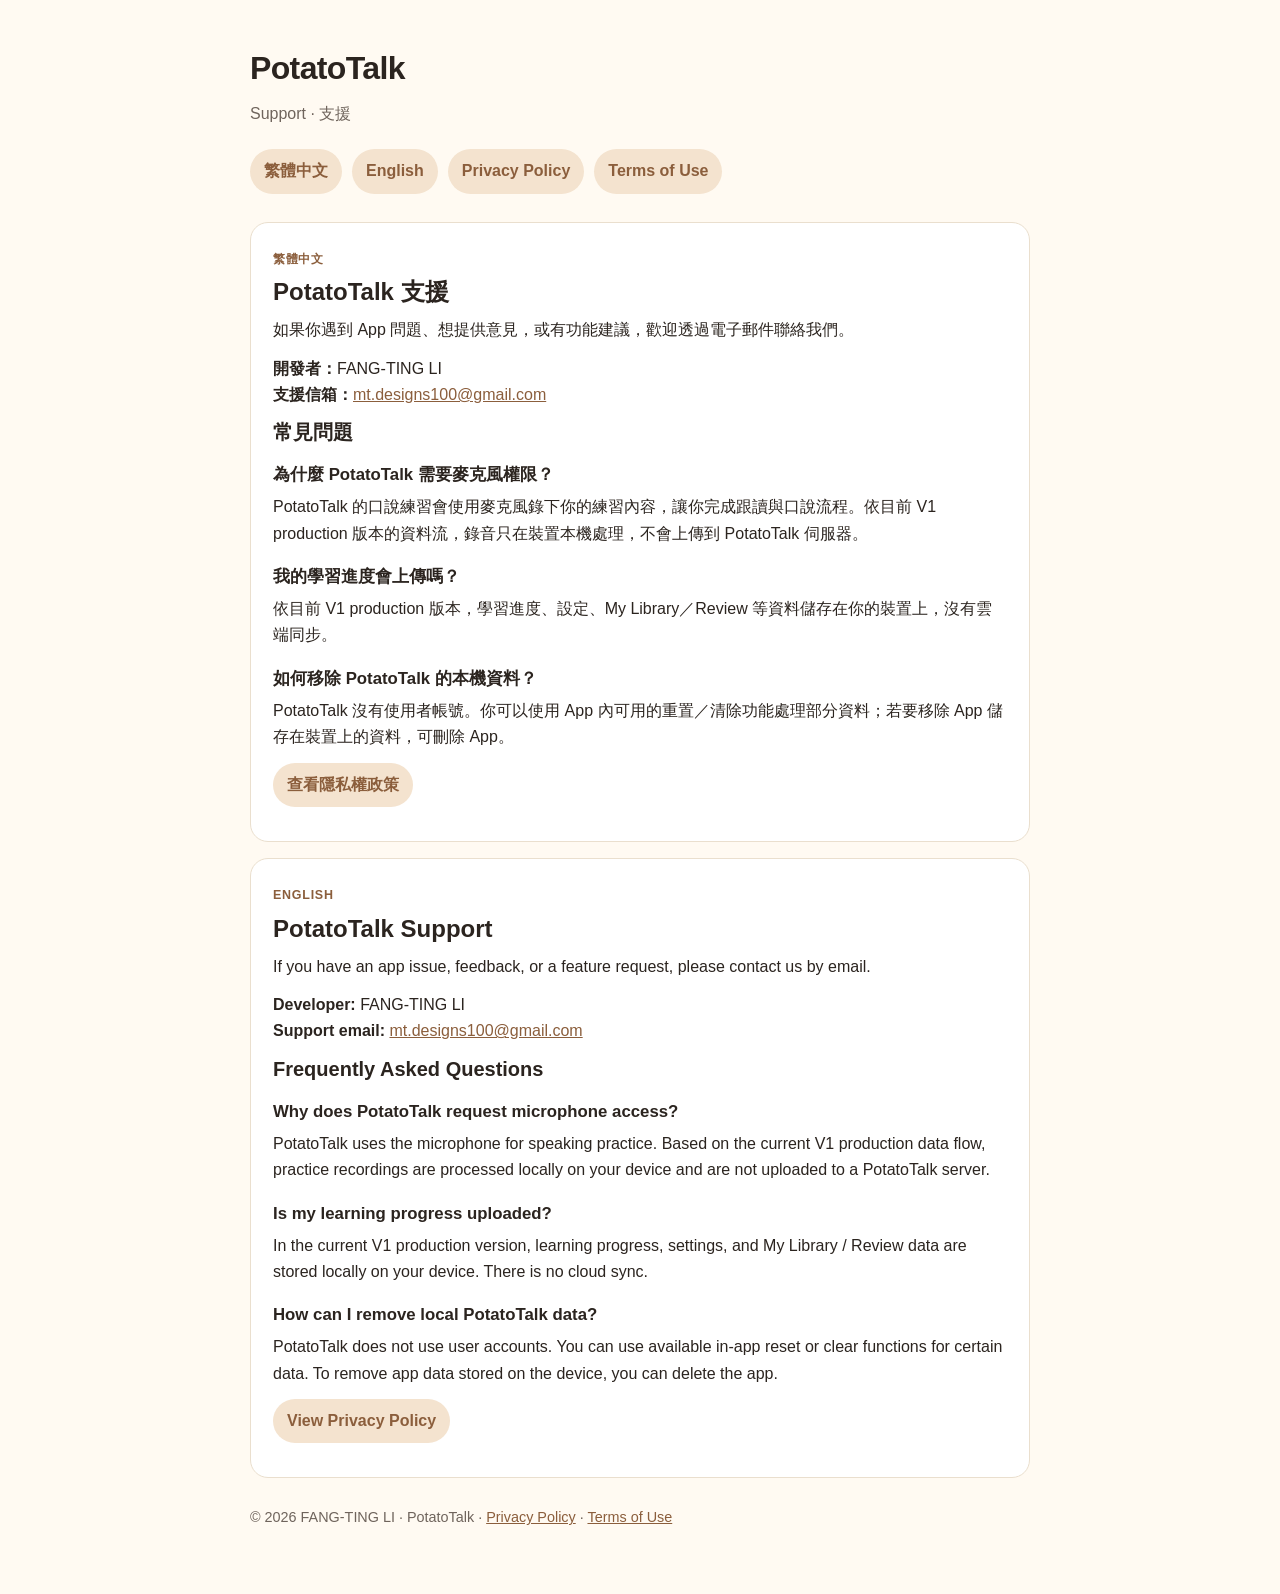
<file: index.html>
<!doctype html>
<html lang="zh-Hant">
<head>
  <meta charset="utf-8" />
  <meta name="viewport" content="width=device-width, initial-scale=1" />
  <title>PotatoTalk Support</title>
  <meta name="description" content="PotatoTalk support, contact information, and privacy policy." />
  <link rel="stylesheet" href="styles.css" />
</head>
<body>
<main>
  <header>
    <p class="brand">PotatoTalk</p>
    <p class="tagline">Support · 支援</p>
    <nav>
      <a href="#zh">繁體中文</a>
      <a href="#en">English</a>
      <a href="privacy.html">Privacy Policy</a>
      <a href="https://www.apple.com/legal/internet-services/itunes/dev/stdeula/"
   target="_blank"
   rel="noopener noreferrer">Terms of Use</a>
    </nav>
  </header>

  <section id="zh">
    <span class="lang-label">繁體中文</span>
    <h1>PotatoTalk 支援</h1>
    <p>如果你遇到 App 問題、想提供意見，或有功能建議，歡迎透過電子郵件聯絡我們。</p>
    <p><strong>開發者：</strong>FANG-TING LI<br />
       <strong>支援信箱：</strong><a href="mailto:mt.designs100@gmail.com">mt.designs100@gmail.com</a></p>

    <h2>常見問題</h2>
    <h3>為什麼 PotatoTalk 需要麥克風權限？</h3>
    <p>PotatoTalk 的口說練習會使用麥克風錄下你的練習內容，讓你完成跟讀與口說流程。依目前 V1 production 版本的資料流，錄音只在裝置本機處理，不會上傳到 PotatoTalk 伺服器。</p>

    <h3>我的學習進度會上傳嗎？</h3>
    <p>依目前 V1 production 版本，學習進度、設定、My Library／Review 等資料儲存在你的裝置上，沒有雲端同步。</p>

    <h3>如何移除 PotatoTalk 的本機資料？</h3>
    <p>PotatoTalk 沒有使用者帳號。你可以使用 App 內可用的重置／清除功能處理部分資料；若要移除 App 儲存在裝置上的資料，可刪除 App。</p>

    <p><a class="button" href="privacy.html">查看隱私權政策</a></p>
  </section>

  <section id="en">
    <span class="lang-label">English</span>
    <h1>PotatoTalk Support</h1>
    <p>If you have an app issue, feedback, or a feature request, please contact us by email.</p>
    <p><strong>Developer:</strong> FANG-TING LI<br />
       <strong>Support email:</strong> <a href="mailto:mt.designs100@gmail.com">mt.designs100@gmail.com</a></p>

    <h2>Frequently Asked Questions</h2>
    <h3>Why does PotatoTalk request microphone access?</h3>
    <p>PotatoTalk uses the microphone for speaking practice. Based on the current V1 production data flow, practice recordings are processed locally on your device and are not uploaded to a PotatoTalk server.</p>

    <h3>Is my learning progress uploaded?</h3>
    <p>In the current V1 production version, learning progress, settings, and My Library / Review data are stored locally on your device. There is no cloud sync.</p>

    <h3>How can I remove local PotatoTalk data?</h3>
    <p>PotatoTalk does not use user accounts. You can use available in-app reset or clear functions for certain data. To remove app data stored on the device, you can delete the app.</p>

    <p><a class="button" href="privacy.html">View Privacy Policy</a></p>
  </section>

 <footer>
  © 2026 FANG-TING LI · PotatoTalk ·
  <a href="privacy.html">Privacy Policy</a> ·
  <a href="https://www.apple.com/legal/internet-services/itunes/dev/stdeula/"
     target="_blank"
     rel="noopener noreferrer">Terms of Use</a>
</footer>
</main>
</body>
</html>
</file>
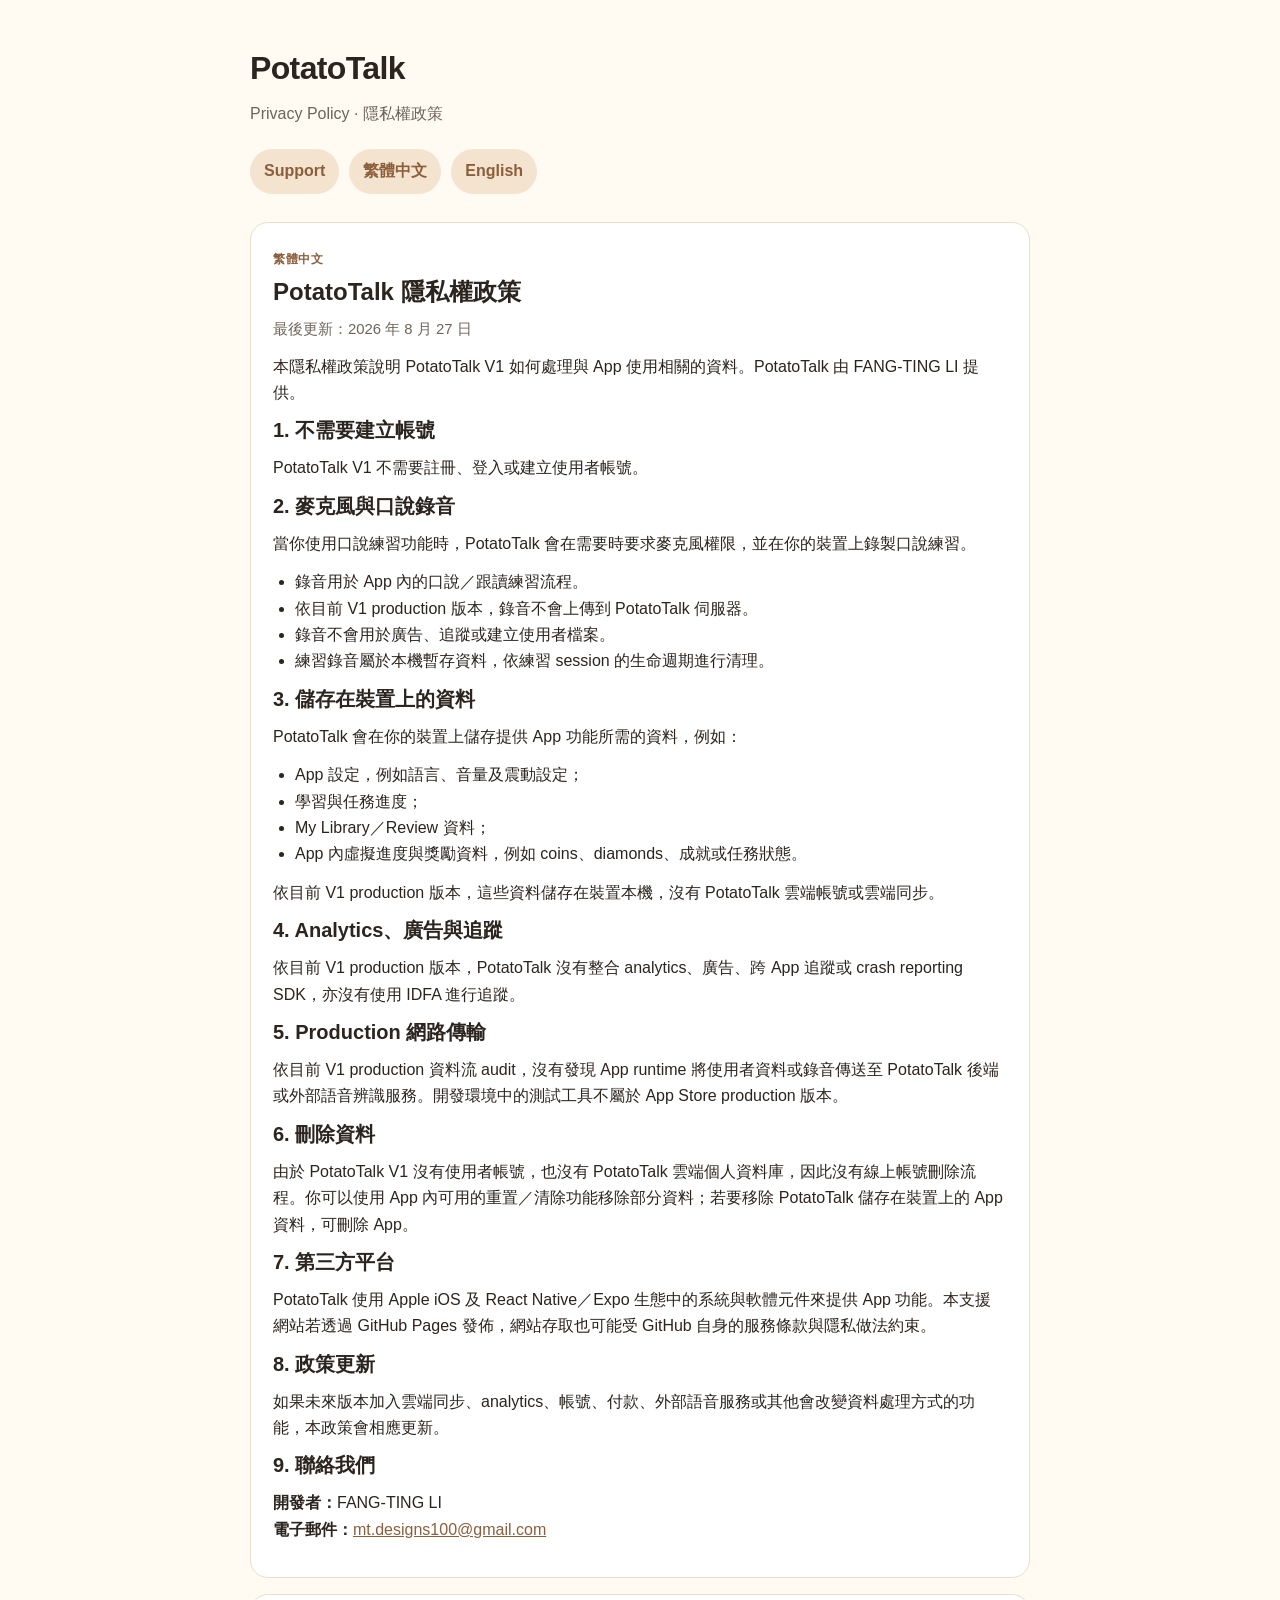
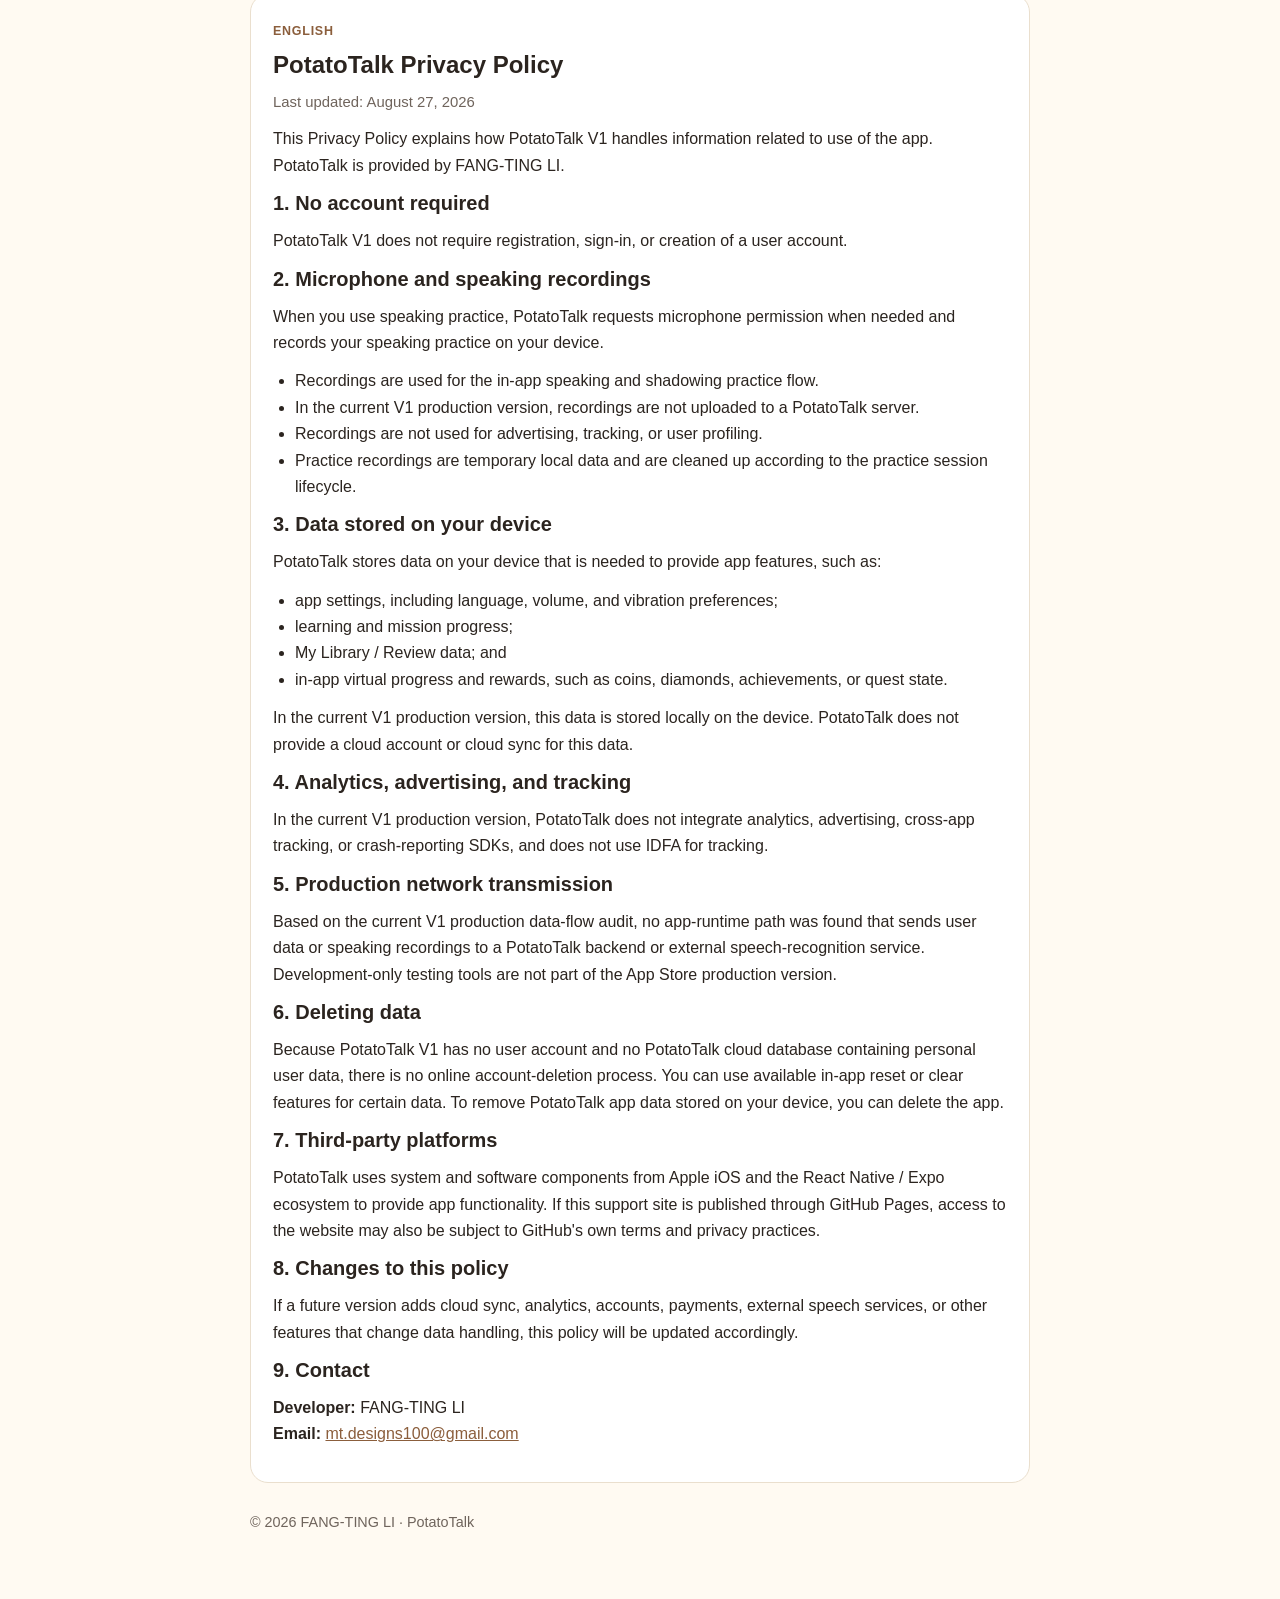
<file: privacy.html>
<!doctype html>
<html lang="zh-Hant">
<head>
  <meta charset="utf-8" />
  <meta name="viewport" content="width=device-width, initial-scale=1" />
  <title>PotatoTalk Privacy Policy</title>
  <meta name="description" content="PotatoTalk Privacy Policy / PotatoTalk 隱私權政策" />
  <link rel="stylesheet" href="styles.css" />
</head>
<body>
<main>
  <header>
    <p class="brand">PotatoTalk</p>
    <p class="tagline">Privacy Policy · 隱私權政策</p>
    <nav>
      <a href="index.html">Support</a>
      <a href="#zh">繁體中文</a>
      <a href="#en">English</a>
    </nav>
  </header>

  <section id="zh">
    <span class="lang-label">繁體中文</span>
    <h1>PotatoTalk 隱私權政策</h1>
    <p class="small">最後更新：2026 年 8 月 27 日</p>
    <p>本隱私權政策說明 PotatoTalk V1 如何處理與 App 使用相關的資料。PotatoTalk 由 FANG-TING LI 提供。</p>

    <h2>1. 不需要建立帳號</h2>
    <p>PotatoTalk V1 不需要註冊、登入或建立使用者帳號。</p>

    <h2>2. 麥克風與口說錄音</h2>
    <p>當你使用口說練習功能時，PotatoTalk 會在需要時要求麥克風權限，並在你的裝置上錄製口說練習。</p>
    <ul>
      <li>錄音用於 App 內的口說／跟讀練習流程。</li>
      <li>依目前 V1 production 版本，錄音不會上傳到 PotatoTalk 伺服器。</li>
      <li>錄音不會用於廣告、追蹤或建立使用者檔案。</li>
      <li>練習錄音屬於本機暫存資料，依練習 session 的生命週期進行清理。</li>
    </ul>

    <h2>3. 儲存在裝置上的資料</h2>
    <p>PotatoTalk 會在你的裝置上儲存提供 App 功能所需的資料，例如：</p>
    <ul>
      <li>App 設定，例如語言、音量及震動設定；</li>
      <li>學習與任務進度；</li>
      <li>My Library／Review 資料；</li>
      <li>App 內虛擬進度與獎勵資料，例如 coins、diamonds、成就或任務狀態。</li>
    </ul>
    <p>依目前 V1 production 版本，這些資料儲存在裝置本機，沒有 PotatoTalk 雲端帳號或雲端同步。</p>

    <h2>4. Analytics、廣告與追蹤</h2>
    <p>依目前 V1 production 版本，PotatoTalk 沒有整合 analytics、廣告、跨 App 追蹤或 crash reporting SDK，亦沒有使用 IDFA 進行追蹤。</p>

    <h2>5. Production 網路傳輸</h2>
    <p>依目前 V1 production 資料流 audit，沒有發現 App runtime 將使用者資料或錄音傳送至 PotatoTalk 後端或外部語音辨識服務。開發環境中的測試工具不屬於 App Store production 版本。</p>

    <h2>6. 刪除資料</h2>
    <p>由於 PotatoTalk V1 沒有使用者帳號，也沒有 PotatoTalk 雲端個人資料庫，因此沒有線上帳號刪除流程。你可以使用 App 內可用的重置／清除功能移除部分資料；若要移除 PotatoTalk 儲存在裝置上的 App 資料，可刪除 App。</p>

    <h2>7. 第三方平台</h2>
    <p>PotatoTalk 使用 Apple iOS 及 React Native／Expo 生態中的系統與軟體元件來提供 App 功能。本支援網站若透過 GitHub Pages 發佈，網站存取也可能受 GitHub 自身的服務條款與隱私做法約束。</p>

    <h2>8. 政策更新</h2>
    <p>如果未來版本加入雲端同步、analytics、帳號、付款、外部語音服務或其他會改變資料處理方式的功能，本政策會相應更新。</p>

    <h2>9. 聯絡我們</h2>
    <p><strong>開發者：</strong>FANG-TING LI<br />
       <strong>電子郵件：</strong><a href="mailto:mt.designs100@gmail.com">mt.designs100@gmail.com</a></p>
  </section>

  <section id="en">
    <span class="lang-label">English</span>
    <h1>PotatoTalk Privacy Policy</h1>
    <p class="small">Last updated: August 27, 2026</p>
    <p>This Privacy Policy explains how PotatoTalk V1 handles information related to use of the app. PotatoTalk is provided by FANG-TING LI.</p>

    <h2>1. No account required</h2>
    <p>PotatoTalk V1 does not require registration, sign-in, or creation of a user account.</p>

    <h2>2. Microphone and speaking recordings</h2>
    <p>When you use speaking practice, PotatoTalk requests microphone permission when needed and records your speaking practice on your device.</p>
    <ul>
      <li>Recordings are used for the in-app speaking and shadowing practice flow.</li>
      <li>In the current V1 production version, recordings are not uploaded to a PotatoTalk server.</li>
      <li>Recordings are not used for advertising, tracking, or user profiling.</li>
      <li>Practice recordings are temporary local data and are cleaned up according to the practice session lifecycle.</li>
    </ul>

    <h2>3. Data stored on your device</h2>
    <p>PotatoTalk stores data on your device that is needed to provide app features, such as:</p>
    <ul>
      <li>app settings, including language, volume, and vibration preferences;</li>
      <li>learning and mission progress;</li>
      <li>My Library / Review data; and</li>
      <li>in-app virtual progress and rewards, such as coins, diamonds, achievements, or quest state.</li>
    </ul>
    <p>In the current V1 production version, this data is stored locally on the device. PotatoTalk does not provide a cloud account or cloud sync for this data.</p>

    <h2>4. Analytics, advertising, and tracking</h2>
    <p>In the current V1 production version, PotatoTalk does not integrate analytics, advertising, cross-app tracking, or crash-reporting SDKs, and does not use IDFA for tracking.</p>

    <h2>5. Production network transmission</h2>
    <p>Based on the current V1 production data-flow audit, no app-runtime path was found that sends user data or speaking recordings to a PotatoTalk backend or external speech-recognition service. Development-only testing tools are not part of the App Store production version.</p>

    <h2>6. Deleting data</h2>
    <p>Because PotatoTalk V1 has no user account and no PotatoTalk cloud database containing personal user data, there is no online account-deletion process. You can use available in-app reset or clear features for certain data. To remove PotatoTalk app data stored on your device, you can delete the app.</p>

    <h2>7. Third-party platforms</h2>
    <p>PotatoTalk uses system and software components from Apple iOS and the React Native / Expo ecosystem to provide app functionality. If this support site is published through GitHub Pages, access to the website may also be subject to GitHub's own terms and privacy practices.</p>

    <h2>8. Changes to this policy</h2>
    <p>If a future version adds cloud sync, analytics, accounts, payments, external speech services, or other features that change data handling, this policy will be updated accordingly.</p>

    <h2>9. Contact</h2>
    <p><strong>Developer:</strong> FANG-TING LI<br />
       <strong>Email:</strong> <a href="mailto:mt.designs100@gmail.com">mt.designs100@gmail.com</a></p>
  </section>

  <footer>© 2026 FANG-TING LI · PotatoTalk</footer>
</main>
</body>
</html>
</file>
<file: styles.css>
:root {
  color-scheme: light;
  --bg: #fffaf2;
  --card: #ffffff;
  --text: #2b241f;
  --muted: #6f645c;
  --line: #eadfce;
  --accent: #8b5e3c;
  --accent-soft: #f4e3cf;
}
* { box-sizing: border-box; }
body {
  margin: 0;
  font-family: -apple-system, BlinkMacSystemFont, "Segoe UI", sans-serif;
  background: var(--bg);
  color: var(--text);
  line-height: 1.65;
}
main { max-width: 820px; margin: 0 auto; padding: 42px 20px 64px; }
header { margin-bottom: 28px; }
.brand { font-size: 2rem; font-weight: 800; letter-spacing: -0.02em; margin: 0; }
.tagline { margin: 6px 0 0; color: var(--muted); }
nav { margin: 22px 0 0; display: flex; gap: 10px; flex-wrap: wrap; }
nav a, .button {
  display: inline-block;
  padding: 9px 14px;
  border-radius: 999px;
  background: var(--accent-soft);
  color: var(--accent);
  text-decoration: none;
  font-weight: 700;
}
section {
  background: var(--card);
  border: 1px solid var(--line);
  border-radius: 18px;
  padding: 22px;
  margin: 16px 0;
}
h1, h2, h3 { line-height: 1.25; }
h1 { margin: 0 0 10px; }
h2 { margin: 0 0 12px; font-size: 1.25rem; }
h3 { margin: 20px 0 8px; font-size: 1.05rem; }
p { margin: 8px 0 12px; }
ul { margin: 8px 0 12px; padding-left: 22px; }
a { color: var(--accent); }
.small { color: var(--muted); font-size: 0.93rem; }
.lang-label {
  display: inline-block;
  font-size: 0.78rem;
  font-weight: 800;
  letter-spacing: 0.06em;
  text-transform: uppercase;
  color: var(--accent);
  margin-bottom: 8px;
}
hr { border: 0; border-top: 1px solid var(--line); margin: 26px 0; }
footer { color: var(--muted); font-size: 0.9rem; margin-top: 28px; }
@media (max-width: 520px) {
  main { padding-top: 28px; }
  .brand { font-size: 1.7rem; }
  section { padding: 18px; border-radius: 15px; }
}
</file>
